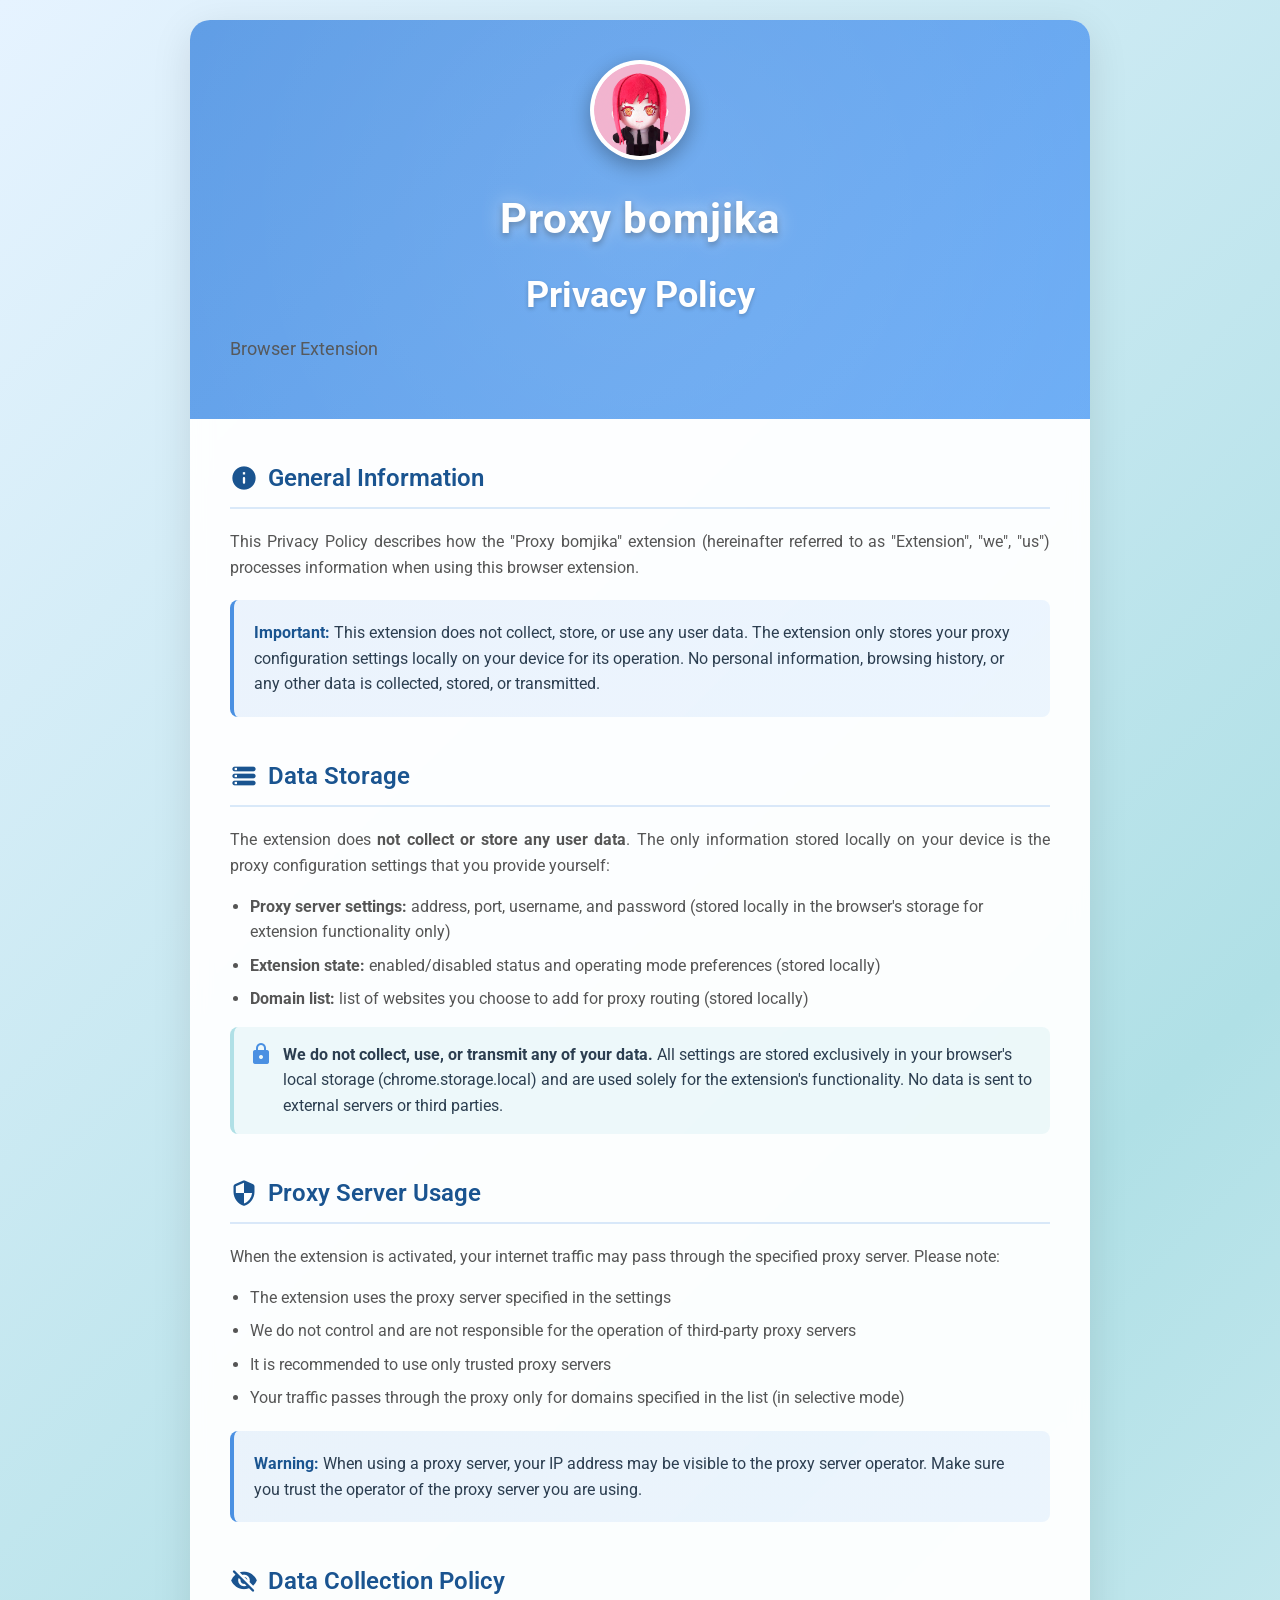
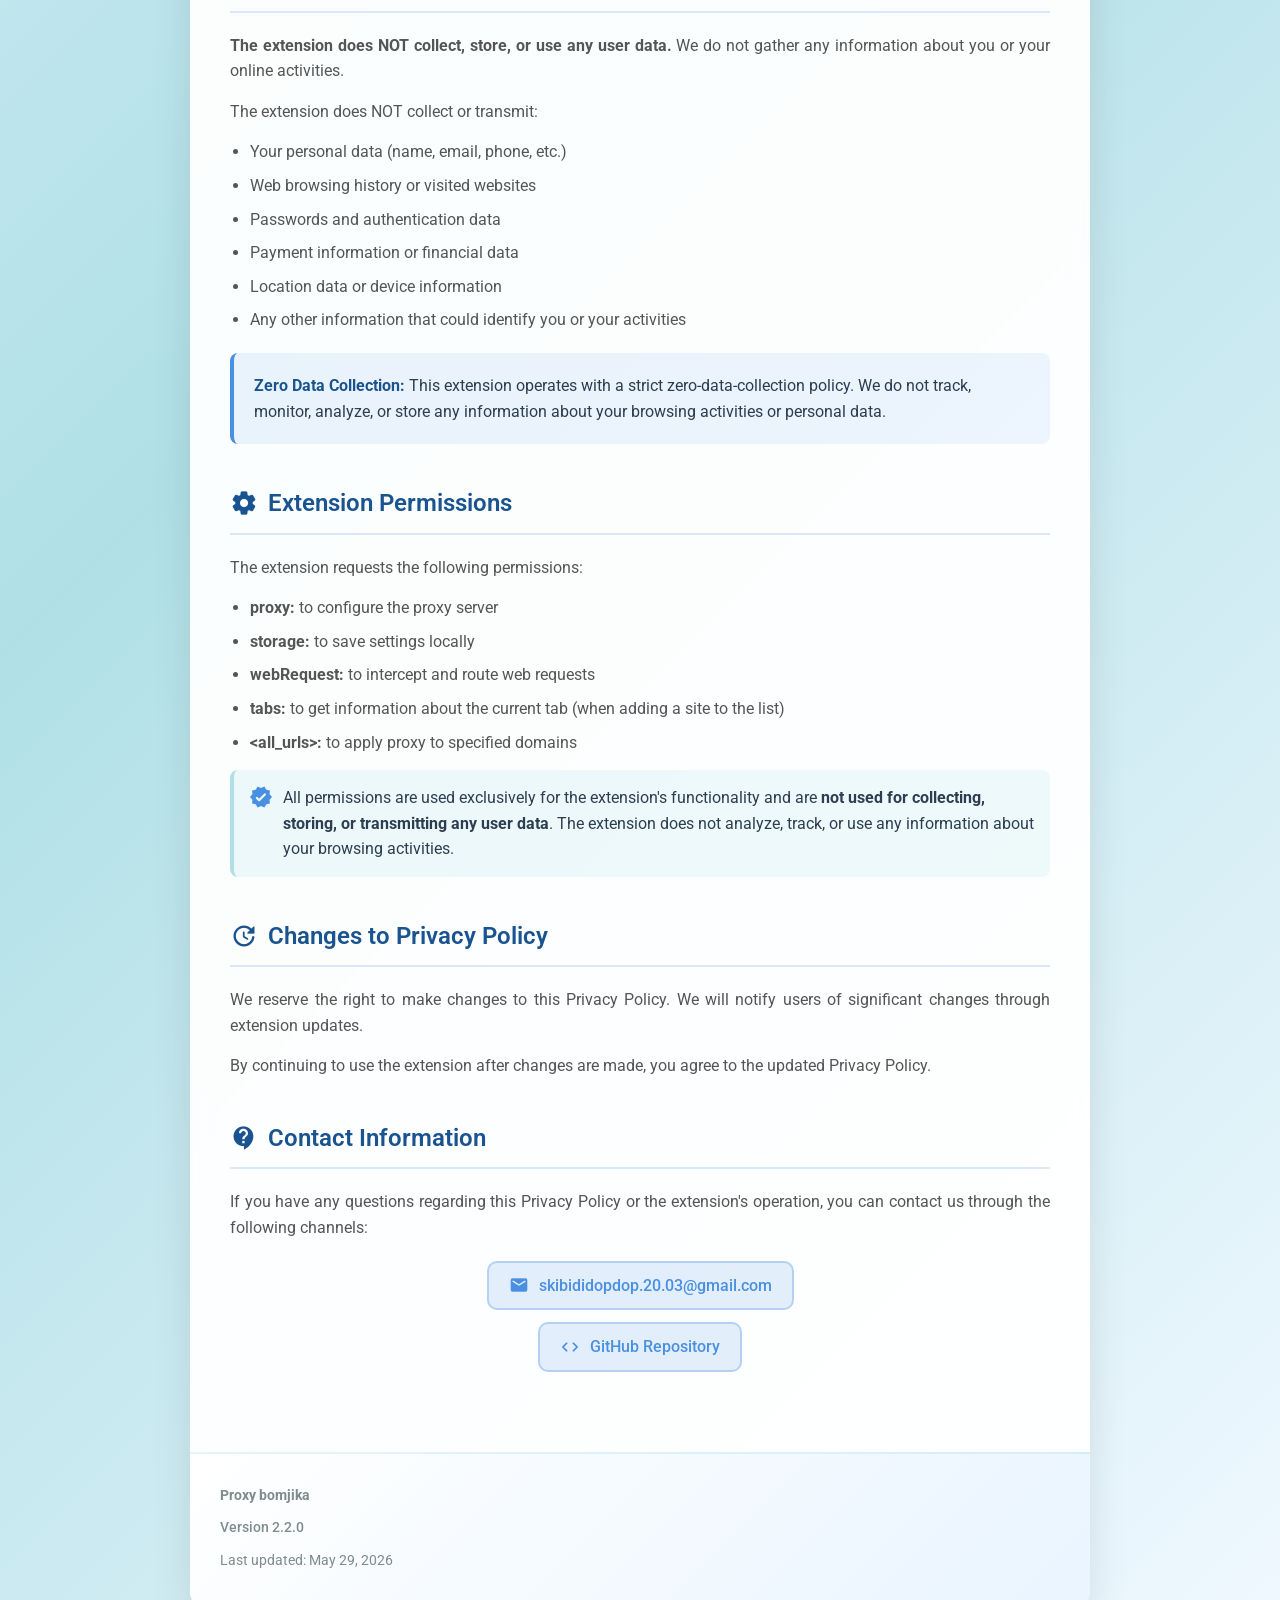
<file: privacy-policy/index.html>
<!DOCTYPE html>
<html lang="en">
<head>
  <meta charset="UTF-8">
  <meta name="viewport" content="width=device-width, initial-scale=1.0">
  <title>Privacy Policy - Proxy bomjika</title>
  <link href="https://fonts.googleapis.com/css2?family=Roboto:wght@300;400;500;700&display=swap" rel="stylesheet">
  <link href="https://fonts.googleapis.com/icon?family=Material+Icons+Round" rel="stylesheet">
  <style>
    * {
      box-sizing: border-box;
      margin: 0;
      padding: 0;
    }
    
    body {
      font-family: 'Roboto', sans-serif;
      background: linear-gradient(135deg, #E6F3FF 0%, #B0E0E6 50%, #F0F8FF 100%);
      color: #2C3E50;
      line-height: 1.6;
      min-height: 100vh;
      padding: 20px;
    }
    
    .container {
      max-width: 900px;
      margin: 0 auto;
      background: rgba(255, 255, 255, 0.95);
      backdrop-filter: blur(10px);
      border-radius: 20px;
      box-shadow: 0 10px 40px rgba(0, 0, 0, 0.1);
      overflow: hidden;
    }
    
    .header {
      background: linear-gradient(135deg, rgba(74, 144, 226, 0.9) 0%, rgba(90, 163, 245, 0.9) 100%);
      color: white;
      padding: 40px;
      text-align: center;
      position: relative;
      overflow: hidden;
    }
    
    .header::before {
      content: '';
      position: absolute;
      top: -50%;
      left: -50%;
      width: 200%;
      height: 200%;
      background: radial-gradient(circle, rgba(255, 255, 255, 0.1) 0%, transparent 70%);
      animation: pulse 3s ease-in-out infinite;
    }
    
    @keyframes pulse {
      0%, 100% { transform: scale(1); opacity: 0.5; }
      50% { transform: scale(1.1); opacity: 0.8; }
    }
    
    .header-content {
      position: relative;
      z-index: 1;
    }
    
    .logo {
      width: 100px;
      height: 100px;
      margin: 0 auto 25px;
      border-radius: 50%;
      background-color: white;
      display: flex;
      align-items: center;
      justify-content: center;
      box-shadow: 0 6px 20px rgba(0, 0, 0, 0.3);
      border: 4px solid rgba(255, 255, 255, 0.5);
    }
    
    .logo img {
      width: 100%;
      height: 100%;
      object-fit: cover;
      border-radius: 50%;
    }
    
    .logo .material-icons-round {
      color: #4A90E2;
      font-size: 48px;
    }
    
    .extension-name {
      font-size: 42px;
      font-weight: 700;
      margin-bottom: 15px;
      text-shadow: 0 3px 6px rgba(0, 0, 0, 0.3), 0 0 20px rgba(255, 255, 255, 0.5);
      letter-spacing: 1px;
      animation: glow 2s ease-in-out infinite alternate;
    }
    
    @keyframes glow {
      from {
        text-shadow: 0 3px 6px rgba(0, 0, 0, 0.3), 0 0 20px rgba(255, 255, 255, 0.5);
      }
      to {
        text-shadow: 0 3px 6px rgba(0, 0, 0, 0.3), 0 0 30px rgba(255, 255, 255, 0.8), 0 0 40px rgba(255, 255, 255, 0.6);
      }
    }
    
    h1 {
      font-size: 36px;
      font-weight: 700;
      margin-bottom: 10px;
      text-shadow: 0 2px 4px rgba(0, 0, 0, 0.2);
    }
    
    .subtitle {
      font-size: 18px;
      opacity: 0.95;
      font-weight: 400;
    }
    
    .content {
      padding: 40px;
    }
    
    .section {
      margin-bottom: 40px;
      animation: fadeInUp 0.6s ease-out;
    }
    
    @keyframes fadeInUp {
      from {
        opacity: 0;
        transform: translateY(20px);
      }
      to {
        opacity: 1;
        transform: translateY(0);
      }
    }
    
    .section:nth-child(1) { animation-delay: 0.1s; }
    .section:nth-child(2) { animation-delay: 0.2s; }
    .section:nth-child(3) { animation-delay: 0.3s; }
    .section:nth-child(4) { animation-delay: 0.4s; }
    .section:nth-child(5) { animation-delay: 0.5s; }
    .section:nth-child(6) { animation-delay: 0.6s; }
    
    h2 {
      font-size: 24px;
      font-weight: 600;
      color: #1a5490;
      margin-bottom: 20px;
      display: flex;
      align-items: center;
      padding-bottom: 10px;
      border-bottom: 2px solid rgba(74, 144, 226, 0.2);
    }
    
    h2 .material-icons-round {
      margin-right: 10px;
      font-size: 28px;
    }
    
    h3 {
      font-size: 18px;
      font-weight: 500;
      color: #34495E;
      margin-top: 20px;
      margin-bottom: 10px;
    }
    
    p {
      margin-bottom: 15px;
      color: #555;
      text-align: justify;
    }
    
    ul, ol {
      margin-left: 20px;
      margin-bottom: 15px;
      color: #555;
    }
    
    li {
      margin-bottom: 8px;
    }
    
    .highlight-box {
      background: linear-gradient(135deg, rgba(74, 144, 226, 0.1) 0%, rgba(90, 163, 245, 0.1) 100%);
      border-left: 4px solid #4A90E2;
      padding: 20px;
      border-radius: 8px;
      margin: 20px 0;
    }
    
    .highlight-box strong {
      color: #1a5490;
    }
    
    .info-box {
      background: rgba(176, 224, 230, 0.2);
      border-left: 4px solid #B0E0E6;
      padding: 15px;
      border-radius: 8px;
      margin: 15px 0;
      display: flex;
      align-items: start;
    }
    
    .info-box .material-icons-round {
      color: #4A90E2;
      margin-right: 10px;
      flex-shrink: 0;
    }
    
    .contact-links {
      display: flex;
      flex-direction: column;
      gap: 12px;
      margin-top: 20px;
      align-items: center;
    }
    
    .contact-links a {
      color: #4A90E2;
      text-decoration: none;
      display: flex;
      align-items: center;
      gap: 10px;
      transition: all 0.3s ease;
      padding: 10px 20px;
      border-radius: 10px;
      background: rgba(74, 144, 226, 0.15);
      font-weight: 500;
      border: 2px solid rgba(74, 144, 226, 0.3);
    }
    
    .contact-links a:hover {
      background: rgba(74, 144, 226, 0.25);
      transform: translateY(-2px);
      box-shadow: 0 4px 12px rgba(0, 0, 0, 0.2);
    }
    
    .contact-links .material-icons-round {
      font-size: 20px;
    }
    
    .footer {
      background: linear-gradient(135deg, rgba(255, 255, 255, 0.9) 0%, rgba(230, 243, 255, 0.9) 100%);
      padding: 30px;
      text-align: center;
      border-top: 2px solid rgba(176, 224, 230, 0.3);
    }
    
    .footer p {
      color: #7F8C8D;
      font-size: 14px;
      margin-bottom: 10px;
    }
    
    .version {
      color: #4A90E2;
      font-weight: 500;
    }
    
    .last-updated {
      font-size: 12px;
      color: #95A5A6;
    }
    
    @media (max-width: 768px) {
      .content {
        padding: 20px;
      }
      
      .extension-name {
        font-size: 32px;
      }
      
      h1 {
        font-size: 24px;
      }
      
      h2 {
        font-size: 20px;
      }
      
      .header {
        padding: 30px 20px;
      }
      
      .logo {
        width: 80px;
        height: 80px;
      }
    }
  </style>
</head>
<body>
  <div class="container">
    <div class="header">
      <div class="header-content">
        <div class="logo">
          <img src="../images/128.png" alt="Proxy bomjika">
        </div>
        <div class="extension-name">Proxy bomjika</div>
        <h1>Privacy Policy</h1>
        <p class="subtitle">Browser Extension</p>
      </div>
    </div>
    
    <div class="content">
      <div class="section">
        <h2>
          <span class="material-icons-round">info</span>
          General Information
        </h2>
        <p>
          This Privacy Policy describes how the "Proxy bomjika" extension 
          (hereinafter referred to as "Extension", "we", "us") processes information 
          when using this browser extension.
        </p>
        <div class="highlight-box">
          <strong>Important:</strong> This extension does not collect, store, or use any user data. 
          The extension only stores your proxy configuration settings locally on your device for its operation. 
          No personal information, browsing history, or any other data is collected, stored, or transmitted.
        </div>
      </div>
      
      <div class="section">
        <h2>
          <span class="material-icons-round">storage</span>
          Data Storage
        </h2>
        <p>
          The extension does <strong>not collect or store any user data</strong>. 
          The only information stored locally on your device is the proxy configuration settings 
          that you provide yourself:
        </p>
        <ul>
          <li><strong>Proxy server settings:</strong> address, port, username, and password (stored locally in the browser's storage for extension functionality only)</li>
          <li><strong>Extension state:</strong> enabled/disabled status and operating mode preferences (stored locally)</li>
          <li><strong>Domain list:</strong> list of websites you choose to add for proxy routing (stored locally)</li>
        </ul>
        <div class="info-box">
          <span class="material-icons-round">lock</span>
          <div>
            <strong>We do not collect, use, or transmit any of your data.</strong> 
            All settings are stored exclusively in your browser's local storage (chrome.storage.local) 
            and are used solely for the extension's functionality. No data is sent to external servers or third parties.
          </div>
        </div>
      </div>
      
      <div class="section">
        <h2>
          <span class="material-icons-round">security</span>
          Proxy Server Usage
        </h2>
        <p>
          When the extension is activated, your internet traffic may pass through the specified 
          proxy server. Please note:
        </p>
        <ul>
          <li>The extension uses the proxy server specified in the settings</li>
          <li>We do not control and are not responsible for the operation of third-party proxy servers</li>
          <li>It is recommended to use only trusted proxy servers</li>
          <li>Your traffic passes through the proxy only for domains specified in the list (in selective mode)</li>
        </ul>
        <div class="highlight-box">
          <strong>Warning:</strong> When using a proxy server, your IP address may be 
          visible to the proxy server operator. Make sure you trust the operator of the proxy server you are using.
        </div>
      </div>
      
      <div class="section">
        <h2>
          <span class="material-icons-round">visibility_off</span>
          Data Collection Policy
        </h2>
        <p>
          <strong>The extension does NOT collect, store, or use any user data.</strong> 
          We do not gather any information about you or your online activities.
        </p>
        <p>The extension does NOT collect or transmit:</p>
        <ul>
          <li>Your personal data (name, email, phone, etc.)</li>
          <li>Web browsing history or visited websites</li>
          <li>Passwords and authentication data</li>
          <li>Payment information or financial data</li>
          <li>Location data or device information</li>
          <li>Any other information that could identify you or your activities</li>
        </ul>
        <div class="highlight-box">
          <strong>Zero Data Collection:</strong> This extension operates with a strict zero-data-collection policy. 
          We do not track, monitor, analyze, or store any information about your browsing activities or personal data.
        </div>
      </div>
      
      <div class="section">
        <h2>
          <span class="material-icons-round">settings</span>
          Extension Permissions
        </h2>
        <p>The extension requests the following permissions:</p>
        <ul>
          <li><strong>proxy:</strong> to configure the proxy server</li>
          <li><strong>storage:</strong> to save settings locally</li>
          <li><strong>webRequest:</strong> to intercept and route web requests</li>
          <li><strong>tabs:</strong> to get information about the current tab (when adding a site to the list)</li>
          <li><strong>&lt;all_urls&gt;:</strong> to apply proxy to specified domains</li>
        </ul>
        <div class="info-box">
          <span class="material-icons-round">verified</span>
          <div>
            All permissions are used exclusively for the extension's functionality 
            and are <strong>not used for collecting, storing, or transmitting any user data</strong>. 
            The extension does not analyze, track, or use any information about your browsing activities.
          </div>
        </div>
      </div>
      
      <div class="section">
        <h2>
          <span class="material-icons-round">update</span>
          Changes to Privacy Policy
        </h2>
        <p>
          We reserve the right to make changes to this Privacy Policy. 
          We will notify users of significant changes through extension updates.
        </p>
        <p>
          By continuing to use the extension after changes are made, you agree 
          to the updated Privacy Policy.
        </p>
      </div>
      
      <div class="section">
        <h2>
          <span class="material-icons-round">contact_support</span>
          Contact Information
        </h2>
        <p>
          If you have any questions regarding this Privacy Policy or the extension's operation, 
          you can contact us through the following channels:
        </p>
        <div class="contact-links">
          <a href="mailto:skibididopdop.20.03@gmail.com" target="_blank">
            <span class="material-icons-round">email</span>
            <span>skibididopdop.20.03@gmail.com</span>
          </a>
          <a href="https://github.com/bomjik76/Proxy-bomjika" target="_blank">
            <span class="material-icons-round">code</span>
            <span>GitHub Repository</span>
          </a>
        </div>
      </div>
    </div>
    
    <div class="footer">
      <p><strong>Proxy bomjika</strong></p>
      <p class="version">Version 2.2.0</p>
      <p class="last-updated">Last updated: May 29, 2026</p>
    </div>
  </div>
</body>
</html>
</file>
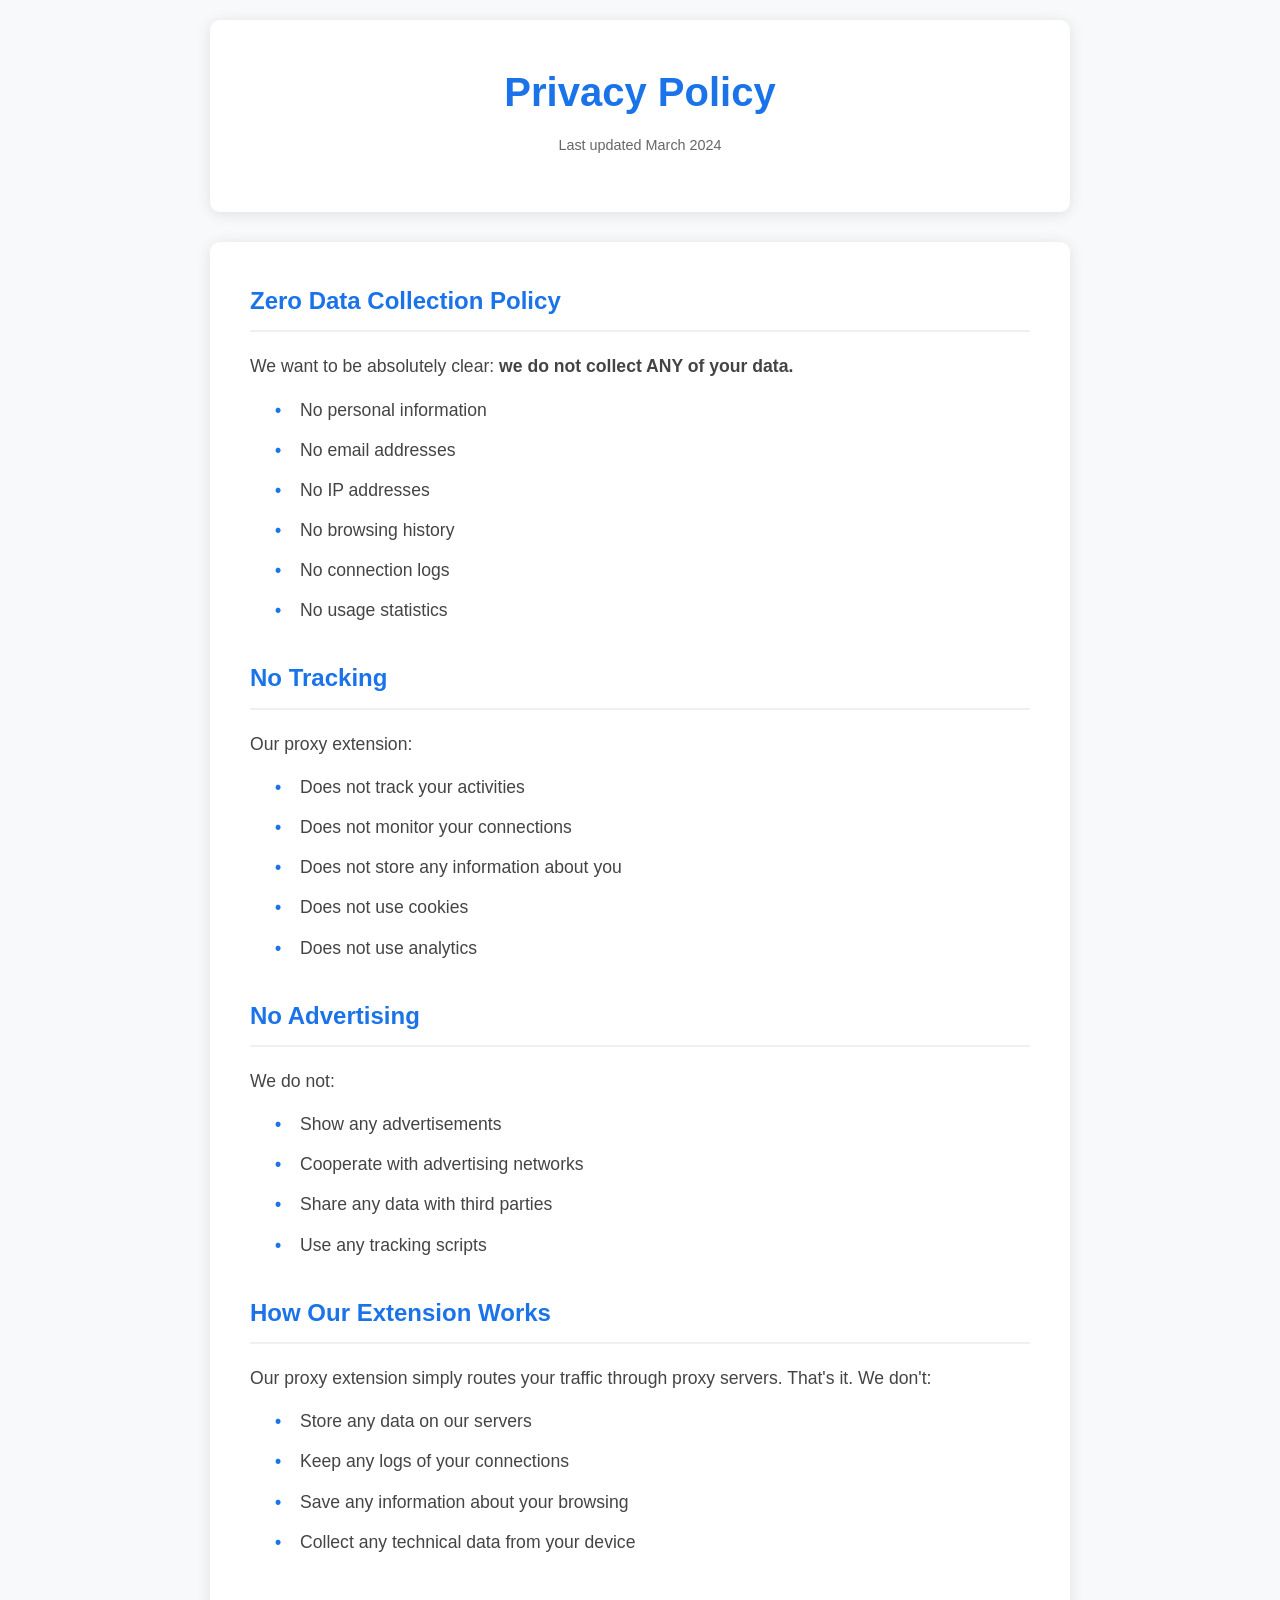
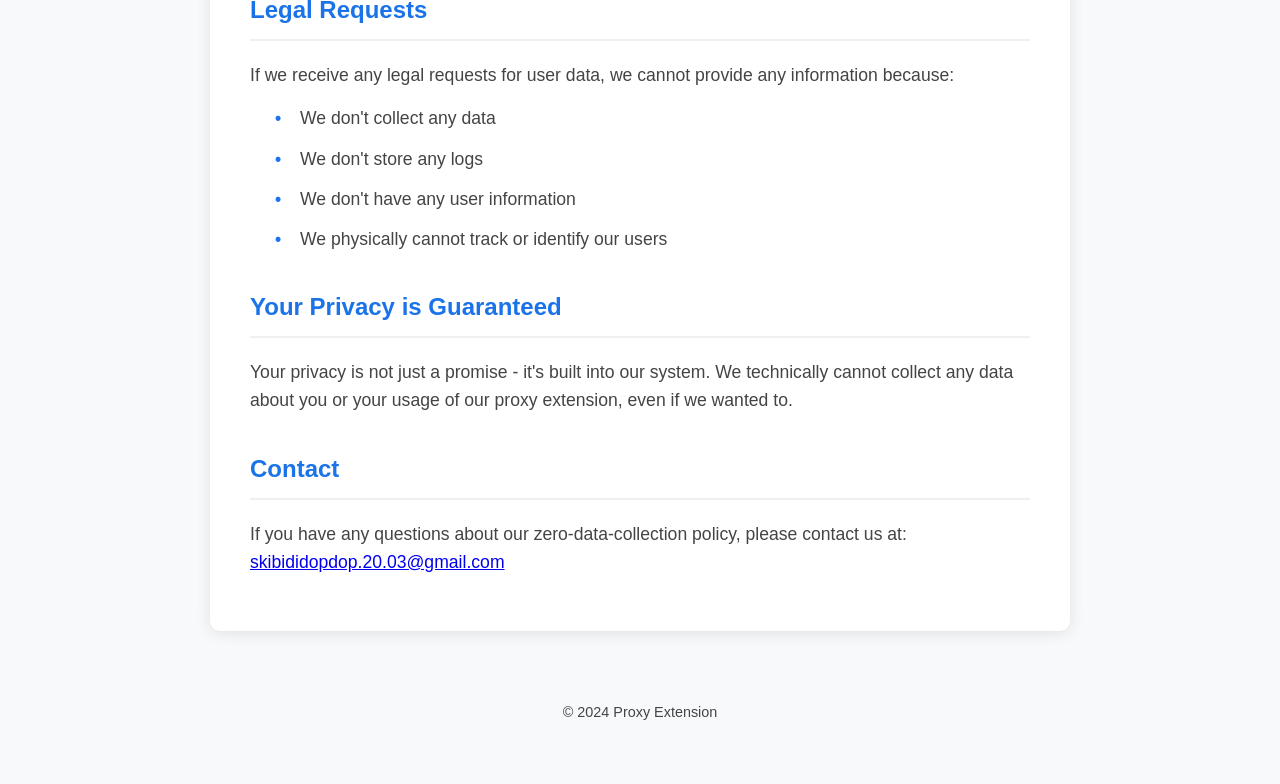
<file: сайтконф/index.html>
<!DOCTYPE html>
<html lang="en">
<head>
    <meta charset="UTF-8">
    <meta name="viewport" content="width=device-width, initial-scale=1.0">
    <title>Privacy Policy - Proxy Extension</title>
    <link rel="icon" type="image/x-icon" href="favicon.ico">
    <link rel="stylesheet" href="styles.css">
</head>
<body>
    <div class="container">
        <header>
            <h1>Privacy Policy</h1>
            <p class="last-updated">Last updated March 2024</p>
        </header>
        
        <main>
            <section class="privacy-content">
                <h2>Zero Data Collection Policy</h2>
                <p>We want to be absolutely clear: <strong>we do not collect ANY of your data.</strong></p>
                <ul>
                    <li>No personal information</li>
                    <li>No email addresses</li>
                    <li>No IP addresses</li>
                    <li>No browsing history</li>
                    <li>No connection logs</li>
                    <li>No usage statistics</li>
                </ul>

                <h2>No Tracking</h2>
                <p>Our proxy extension:</p>
                <ul>
                    <li>Does not track your activities</li>
                    <li>Does not monitor your connections</li>
                    <li>Does not store any information about you</li>
                    <li>Does not use cookies</li>
                    <li>Does not use analytics</li>
                </ul>

                <h2>No Advertising</h2>
                <p>We do not:</p>
                <ul>
                    <li>Show any advertisements</li>
                    <li>Cooperate with advertising networks</li>
                    <li>Share any data with third parties</li>
                    <li>Use any tracking scripts</li>
                </ul>

                <h2>How Our Extension Works</h2>
                <p>Our proxy extension simply routes your traffic through proxy servers. That's it. We don't:</p>
                <ul>
                    <li>Store any data on our servers</li>
                    <li>Keep any logs of your connections</li>
                    <li>Save any information about your browsing</li>
                    <li>Collect any technical data from your device</li>
                </ul>

                <h2>Legal Requests</h2>
                <p>If we receive any legal requests for user data, we cannot provide any information because:</p>
                <ul>
                    <li>We don't collect any data</li>
                    <li>We don't store any logs</li>
                    <li>We don't have any user information</li>
                    <li>We physically cannot track or identify our users</li>
                </ul>

                <h2>Your Privacy is Guaranteed</h2>
                <p>Your privacy is not just a promise - it's built into our system. We technically cannot collect any data about you or your usage of our proxy extension, even if we wanted to.</p>

                <h2>Contact</h2>
                <p>If you have any questions about our zero-data-collection policy, please contact us at: <a href="mailto:skibididopdop.20.03@gmail.com">skibididopdop.20.03@gmail.com</a></p>
            </section>
        </main>

        <footer>
            <p>&copy; 2024 Proxy Extension</p>
        </footer>
    </div>
</body>
</html>
</file>
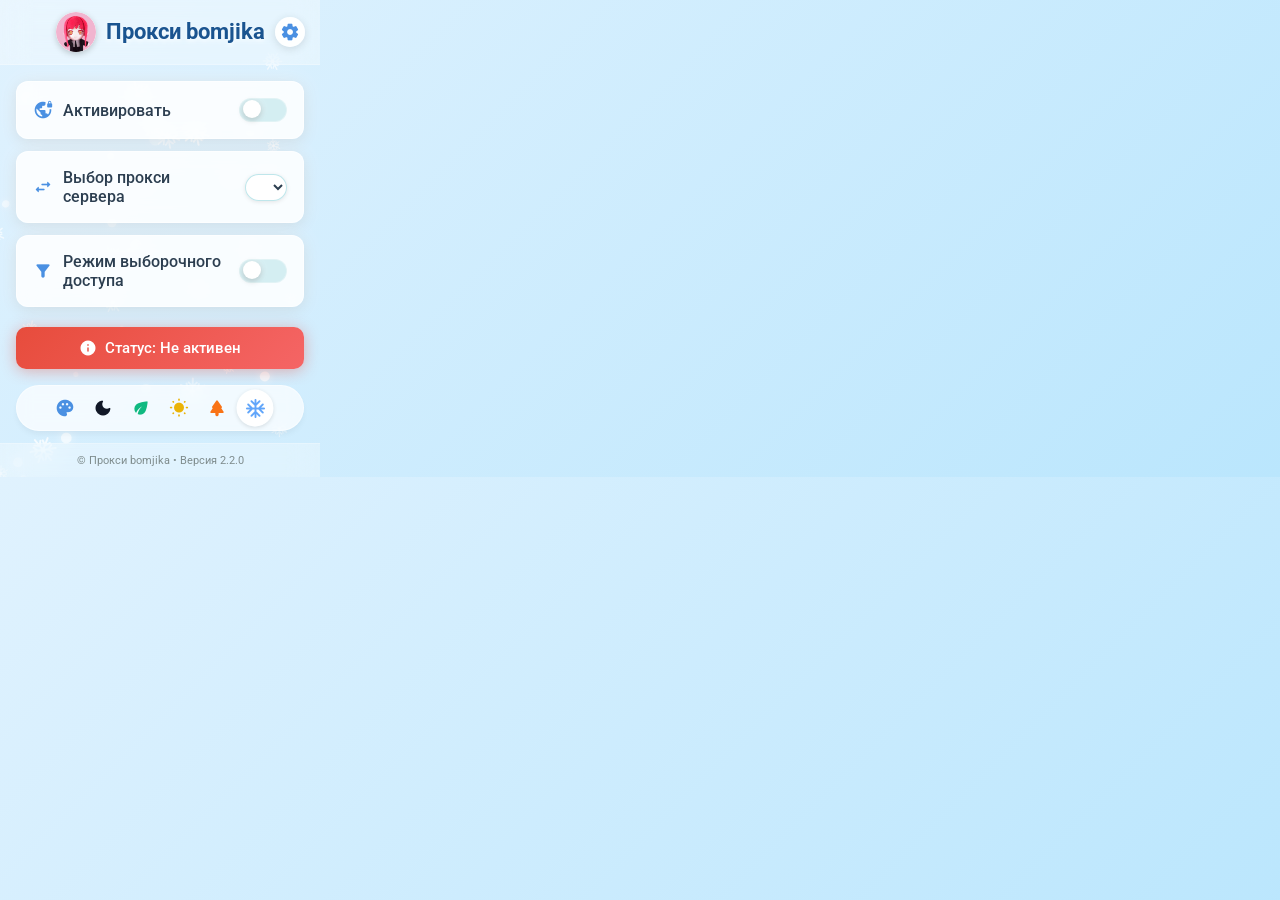
<file: popup.html>
<!DOCTYPE html>
<html>
<head>
  <meta charset="utf-8">
  <title>Прокси bomjika</title>
  <link href="https://fonts.googleapis.com/css2?family=Roboto:wght@400;500;700&display=swap" rel="stylesheet">
  <link href="https://fonts.googleapis.com/icon?family=Material+Icons+Round" rel="stylesheet">
  <style>
    * {
      box-sizing: border-box;
      margin: 0;
      padding: 0;
    }
    
    body {
      font-family: 'Roboto', sans-serif;
      width: 320px;
      position: relative;
      background: linear-gradient(135deg, #e0f2fe 0%, #bae6fd 100%);
      transition: background 1s ease-in-out;
      color: #2C3E50;
      margin: 0;
      border-radius: 10px;
      overflow: hidden;
    }

    #seasonal-canvas {
      position: absolute;
      inset: 0;
      width: 100%;
      height: 100%;
      pointer-events: none;
      z-index: 0;
    }

    .main-view {
      position: relative;
      z-index: 1;
    }

    body.settings-open .main-view {
      display: none;
    }
    
    /* Скрыть полосы прокрутки везде */
    ::-webkit-scrollbar {
      width: 0;
      height: 0;
      display: none;
    }
    
    /* Для Firefox */
    * {
      scrollbar-width: none;
    }
    
    /* Для всех других элементов */
    .container, .domain-list-content {
      overflow-y: auto;
      -ms-overflow-style: none; /* для IE и Edge */
    }
    
    .header {
      padding: 12px 15px;
      background: rgba(255, 255, 255, 0.32);
      backdrop-filter: blur(14px);
      -webkit-backdrop-filter: blur(14px);
      border-bottom: 1px solid rgba(255, 255, 255, 0.25);
      box-shadow: none;
    }

    .header-row {
      position: relative;
      display: flex;
      align-items: center;
      justify-content: center;
      min-height: 40px;
    }

    .btn-settings {
      position: absolute;
      right: 0;
      top: 50%;
      width: 30px;
      height: 30px;
      border: none;
      border-radius: 50%;
      background: rgba(255, 255, 255, 0.95);
      color: #4A90E2;
      cursor: pointer;
      display: flex;
      align-items: center;
      justify-content: center;
      box-shadow: 0 2px 8px rgba(0, 0, 0, 0.12);
      transition: all 0.2s ease;
      transform: translateY(-50%);
    }

    .btn-settings:hover {
      background: #4A90E2;
      color: white;
      transform: translateY(-50%) rotate(45deg);
    }

    .btn-settings .material-icons-round {
      font-size: 20px;
    }
    
    .logo-container {
      display: flex;
      align-items: center;
      justify-content: center;
      gap: 10px;
      min-width: 0;
    }
    
    .logo {
      width: 40px;
      height: 40px;
      flex-shrink: 0;
      border-radius: 50%;
      background-color: white;
      display: flex;
      align-items: center;
      justify-content: center;
      box-shadow: 0 2px 6px rgba(0, 0, 0, 0.2);
      overflow: hidden;
    }
    
    .logo img {
      width: 100%;
      height: 100%;
      object-fit: cover;
    }
    
    .logo .material-icons-round {
      color: #4A90E2;
      font-size: 24px;
    }
    
    h2 {
      margin: 0;
      text-align: center;
      color: #1a5490;
      text-shadow: 0 2px 4px rgba(255, 255, 255, 0.8);
      font-weight: 700;
      font-size: 22px;
      line-height: 1.2;
      white-space: nowrap;
    }
    
    .container {
      padding: 16px;
    }
    
    .card {
      background-color: rgba(255, 255, 255, 0.85);
      backdrop-filter: blur(10px);
      border-radius: 12px;
      margin-bottom: 12px;
      overflow: hidden;
      box-shadow: 0 3px 15px rgba(0, 0, 0, 0.1), 0 0 20px rgba(255, 255, 255, 0.5);
      transition: transform 0.3s ease, box-shadow 0.3s ease;
      border: 1px solid rgba(255, 255, 255, 0.6);
    }
    
    .card:hover {
      transform: translateY(-2px);
      background-color: rgba(255, 255, 255, 0.95);
      box-shadow: 0 5px 20px rgba(0, 0, 0, 0.15), 0 0 30px rgba(255, 255, 255, 0.6);
    }
    
    .toggle {
      display: flex;
      align-items: center;
      padding: 16px;
      gap: 15px;
      transition: background-color 0.3s ease;
    }
    
    .toggle-label {
      display: flex;
      align-items: center;
      flex: 1;
      font-weight: 500;
      color: #2C3E50;
    }
    
    .toggle-label .material-icons-round {
      margin-right: 10px;
      font-size: 20px;
      color: #4A90E2;
    }
    
    .switch {
      position: relative;
      display: inline-block;
      width: 48px;
      height: 24px;
      flex-shrink: 0;
    }
    
    .switch input {
      opacity: 0;
      width: 0;
      height: 0;
    }
    
    .slider {
      position: absolute;
      cursor: pointer;
      top: 0;
      left: 0;
      right: 0;
      bottom: 0;
      background-color: rgba(176, 224, 230, 0.5);
      transition: .4s;
      border-radius: 24px;
      border: 1px solid rgba(255, 255, 255, 0.3);
    }
    
    .slider:before {
      position: absolute;
      content: "";
      height: 18px;
      width: 18px;
      left: 3px;
      bottom: 3px;
      background-color: white;
      transition: .4s;
      border-radius: 50%;
      box-shadow: 0 2px 6px rgba(0, 0, 0, 0.2), 0 0 10px rgba(255, 255, 255, 0.5);
    }
    
    input:checked + .slider {
      background-color: #4A90E2;
      box-shadow: 0 0 15px rgba(74, 144, 226, 0.4);
    }
    
    input:checked + .slider:before {
      transform: translateX(24px);
    }
    
    .domain-list {
      padding: 0;
    }
    
    .domain-list-header {
      display: flex;
      justify-content: space-between;
      align-items: center;
      padding: 16px;
      border-bottom: 1px solid rgba(176, 224, 230, 0.3);
    }
    
    h3 {
      font-size: 16px;
      font-weight: 500;
      color: #2C3E50;
      display: flex;
      align-items: center;
    }
    
    h3 .material-icons-round {
      margin-right: 8px;
      font-size: 18px;
      color: #4A90E2;
    }
    
    .domain-list-content {
      padding: 16px;
    }
    
    .domain-list-stats {
      font-size: 14px;
      color: #34495E;
      margin-bottom: 10px;
      line-height: 1.5;
    }
    
    .add-current-site {
      margin: 15px 0;
      text-align: center;
    }
    
    .btn-add-site {
      background: linear-gradient(135deg, #4A90E2 0%, #5BA3F5 100%);
      box-shadow: 0 2px 8px rgba(74, 144, 226, 0.3);
    }
    
    .btn-add-site:hover {
      background: linear-gradient(135deg, #5BA3F5 0%, #6BB6FF 100%);
      box-shadow: 0 4px 12px rgba(74, 144, 226, 0.4);
    }
    
    .btn.btn-remove-site {
      background: linear-gradient(135deg, #E74C3C 0%, #F56565 100%) !important;
      margin-top: 10px;
      box-shadow: 0 2px 8px rgba(231, 76, 60, 0.3);
    }
    
    .btn.btn-remove-site:hover {
      background: linear-gradient(135deg, #F56565 0%, #FF7777 100%) !important;
      box-shadow: 0 4px 12px rgba(231, 76, 60, 0.4);
    }
    
    .notification-status {
      margin-top: 8px;
      font-size: 12px;
      color: #34495E;
      min-height: 20px;
      transition: all 0.3s ease;
    }
    
    .notification-status.success {
      color: #27AE60;
    }
    
    .notification-status.error {
      color: #E74C3C;
    }
    
    .btn {
      background: linear-gradient(135deg, #27AE60 0%, #2ECC71 100%);
      border: none;
      color: white;
      padding: 6px 14px;
      text-align: center;
      text-decoration: none;
      display: inline-flex;
      align-items: center;
      font-size: 14px;
      cursor: pointer;
      border-radius: 20px;
      transition: all 0.3s ease;
      font-weight: 500;
      box-shadow: 0 2px 8px rgba(39, 174, 96, 0.3);
    }
    
    .btn .material-icons-round {
      font-size: 16px;
      margin-right: 4px;
    }
    
    .btn:hover {
      background: linear-gradient(135deg, #2ECC71 0%, #3EDC81 100%);
      box-shadow: 0 4px 12px rgba(39, 174, 96, 0.4);
      transform: translateY(-1px);
    }
    
    .btn-refresh {
      background: linear-gradient(135deg, #3498DB 0%, #5DADE2 100%);
      box-shadow: 0 2px 8px rgba(52, 152, 219, 0.3);
    }
    
    .btn-refresh:hover {
      background: linear-gradient(135deg, #5DADE2 0%, #7DC3F0 100%);
      box-shadow: 0 4px 12px rgba(52, 152, 219, 0.4);
    }
    
    .hidden {
      display: none;
    }
    
    .status {
      margin-top: 20px;
      padding: 12px;
      border-radius: 10px;
      text-align: center;
      font-weight: 500;
      font-size: 15px;
      display: flex;
      align-items: center;
      justify-content: center;
      transition: all 0.3s ease;
      box-shadow: 0 2px 10px rgba(0, 0, 0, 0.1);
    }
    
    .status .material-icons-round {
      margin-right: 8px;
      font-size: 18px;
    }
    
    .status.active {
      background: linear-gradient(135deg, #27AE60 0%, #2ECC71 100%);
      color: white;
      box-shadow: 0 2px 15px rgba(39, 174, 96, 0.4);
    }
    
    .status.inactive {
      background: linear-gradient(135deg, #E74C3C 0%, #F56565 100%);
      color: white;
      box-shadow: 0 2px 15px rgba(231, 76, 60, 0.4);
    }
    
    .proxy-select {
      border-radius: 16px;
      border: 1px solid rgba(176, 224, 230, 0.8);
      padding: 4px 10px;
      font-size: 13px;
      background-color: rgba(255, 255, 255, 0.9);
      color: #2C3E50;
      outline: none;
      box-shadow: 0 1px 4px rgba(0, 0, 0, 0.1);
      max-width: 140px;
    }
    
    .footer {
      text-align: center;
      padding: 10px;
      font-size: 11px;
      color: #7F8C8D;
      border-top: 1px solid rgba(255, 255, 255, 0.25);
      background: rgba(255, 255, 255, 0.32);
      backdrop-filter: blur(14px);
      -webkit-backdrop-filter: blur(14px);
    }
    
    @keyframes pulse {
      0% { transform: scale(1); }
      50% { transform: scale(1.05); }
      100% { transform: scale(1); }
    }
    
    .pulse {
      animation: pulse 1.5s infinite;
    }
    
    @keyframes spin {
      from { transform: rotate(0deg); }
      to { transform: rotate(360deg); }
    }

    .season-switcher {
      position: relative;
      z-index: 1;
      margin: 0 16px 12px;
      padding: 6px 8px;
      display: flex;
      justify-content: center;
      gap: 6px;
      border-radius: 999px;
      background: rgba(255, 255, 255, 0.7);
      backdrop-filter: blur(8px);
      border: 1px solid rgba(255, 255, 255, 0.5);
      box-shadow: 0 4px 6px -1px rgba(0, 0, 0, 0.05);
    }

    .season-switcher button {
      width: 32px;
      height: 32px;
      border: none;
      border-radius: 50%;
      background: transparent;
      cursor: pointer;
      display: flex;
      align-items: center;
      justify-content: center;
      color: #64748b;
      transition: transform 0.2s ease, background 0.2s ease, color 0.2s ease;
    }

    .season-switcher button:hover {
      transform: scale(1.2);
      background: rgba(255, 255, 255, 0.7);
    }

    .season-switcher button.active {
      transform: scale(1.15);
      background: rgba(255, 255, 255, 0.95);
      box-shadow: 0 1px 4px rgba(0, 0, 0, 0.12);
    }

    .season-switcher button[data-season="classic"] { color: #4A90E2; }
    .season-switcher button[data-season="dark"] { color: #111827; }
    .season-switcher button[data-season="spring"] { color: #10b981; }
    .season-switcher button[data-season="summer"] { color: #eab308; }
    .season-switcher button[data-season="autumn"] { color: #f97316; }
    .season-switcher button[data-season="winter"] { color: #60a5fa; }

    body[data-season="dark"] {
      color: #e8eaed;
      color-scheme: dark;
    }

    body[data-season="dark"] h2 {
      color: #f1f3f4;
      text-shadow: none;
    }

    body[data-season="dark"] .header,
    body[data-season="dark"] .footer,
    body[data-season="dark"] .settings-header {
      background: rgba(0, 0, 0, 0.62);
      border-color: rgba(255, 255, 255, 0.08);
    }

    body[data-season="dark"] .footer {
      color: #9aa0a6;
    }

    body[data-season="dark"] .card {
      background-color: rgba(28, 28, 30, 0.9);
      border-color: rgba(255, 255, 255, 0.08);
      box-shadow: 0 3px 16px rgba(0, 0, 0, 0.45);
    }

    body[data-season="dark"] .card:hover {
      background-color: rgba(48, 48, 52, 0.95);
      box-shadow: 0 6px 20px rgba(0, 0, 0, 0.55);
    }

    body[data-season="dark"] .toggle-label,
    body[data-season="dark"] h3,
    body[data-season="dark"] .domain-list-stats,
    body[data-season="dark"] .notification-status,
    body[data-season="dark"] .form-group label,
    body[data-season="dark"] .settings-header h3 {
      color: #e8eaed;
    }

    body[data-season="dark"] .domain-list-header {
      border-bottom-color: rgba(255, 255, 255, 0.08);
    }

    body[data-season="dark"] .slider {
      background-color: rgba(255, 255, 255, 0.18);
      border-color: rgba(255, 255, 255, 0.12);
    }

    body[data-season="dark"] .proxy-select,
    body[data-season="dark"] .form-group input,
    body[data-season="dark"] .form-group select,
    body[data-season="dark"] .password-field input,
    body[data-season="dark"] .server-tab,
    body[data-season="dark"] .btn-settings,
    body[data-season="dark"] .btn-back,
    body[data-season="dark"] .btn-toggle-password {
      background: rgba(48, 48, 52, 0.95);
      color: #e8eaed;
      border-color: transparent;
    }

    body[data-season="dark"] .server-tab.active,
    body[data-season="dark"] .btn-settings:hover,
    body[data-season="dark"] .btn-back:hover,
    body[data-season="dark"] .btn-toggle-password:hover {
      background: #4A90E2;
      color: white;
    }

    body[data-season="dark"] .logo {
      background-color: #1c1c1e;
    }

    body[data-season="dark"] .season-switcher {
      background: rgba(28, 28, 30, 0.82);
      border-color: rgba(255, 255, 255, 0.1);
    }

    body[data-season="dark"] .season-switcher button:hover,
    body[data-season="dark"] .season-switcher button.active {
      background: rgba(255, 255, 255, 0.12);
    }

    body[data-season="dark"] .season-switcher button[data-season="dark"] {
      color: #e8eaed;
    }

    body[data-season="dark"] .settings-hint {
      color: #9aa0a6;
    }

    .season-switcher .material-icons-round {
      font-size: 20px;
    }

    .settings-panel {
      position: relative;
      z-index: 1;
      background: transparent;
      display: none;
      flex-direction: column;
    }

    .settings-panel:not(.hidden) {
      display: flex;
    }

    .settings-header {
      display: flex;
      align-items: center;
      gap: 8px;
      padding: 14px 12px;
      background: rgba(255, 255, 255, 0.32);
      backdrop-filter: blur(14px);
      -webkit-backdrop-filter: blur(14px);
      border-bottom: 1px solid rgba(255, 255, 255, 0.25);
      flex-shrink: 0;
    }

    .settings-header h3 {
      flex: 1;
      font-size: 16px;
      margin: 0;
    }

    .btn-back {
      flex-shrink: 0;
      border: none;
      border-radius: 20px;
      background: rgba(255, 255, 255, 0.95);
      color: #4A90E2;
      padding: 6px 12px;
      font-size: 13px;
      font-weight: 500;
      font-family: inherit;
      cursor: pointer;
      display: inline-flex;
      align-items: center;
      gap: 2px;
      box-shadow: 0 2px 8px rgba(0, 0, 0, 0.1);
      transition: all 0.2s ease;
    }

    .btn-back:hover {
      background: #4A90E2;
      color: white;
      box-shadow: 0 2px 12px rgba(74, 144, 226, 0.35);
      transform: translateY(-1px);
    }

    .btn-back .material-icons-round {
      font-size: 16px;
    }

    .btn-icon {
      width: 32px;
      height: 32px;
      border: none;
      border-radius: 50%;
      background: rgba(255, 255, 255, 0.9);
      color: #4A90E2;
      cursor: pointer;
      display: flex;
      align-items: center;
      justify-content: center;
      box-shadow: 0 1px 4px rgba(0, 0, 0, 0.1);
    }

    .btn-icon:hover {
      background: #4A90E2;
      color: white;
    }

    .btn-icon:disabled {
      opacity: 0.4;
      cursor: not-allowed;
    }

    .settings-body {
      padding: 12px;
    }

    .server-tabs {
      display: flex;
      flex-wrap: wrap;
      gap: 6px;
      margin-bottom: 12px;
    }

    .server-tab {
      padding: 6px 10px;
      font-size: 12px;
      border: none;
      border-radius: 14px;
      background: rgba(255, 255, 255, 0.85);
      color: #2C3E50;
      cursor: pointer;
      max-width: 100%;
      overflow: hidden;
      text-overflow: ellipsis;
      white-space: nowrap;
    }

    .server-tab.active {
      background: #4A90E2;
      color: white;
    }

    .form-group {
      margin-bottom: 10px;
    }

    .form-group label {
      display: block;
      font-size: 12px;
      color: #34495E;
      margin-bottom: 4px;
      font-weight: 500;
    }

    .form-group input,
    .form-group select {
      width: 100%;
      padding: 8px 10px;
      border: none;
      border-radius: 8px;
      font-size: 13px;
      font-family: inherit;
      background: rgba(255, 255, 255, 0.95);
      color: #2C3E50;
      outline: none;
      box-shadow: none;
    }

    .form-group input:focus {
      outline: none;
      box-shadow: none;
    }

    .password-field {
      position: relative;
      display: flex;
      align-items: center;
    }

    .password-field input {
      width: 100%;
      padding: 8px 40px 8px 10px;
      border: none;
      border-radius: 8px;
      font-size: 13px;
      font-family: inherit;
      background: rgba(255, 255, 255, 0.95);
      color: #2C3E50;
      outline: none;
      box-shadow: none;
    }

    .password-field input:focus {
      outline: none;
      box-shadow: none;
    }

    .btn-toggle-password {
      position: absolute;
      right: 4px;
      width: 32px;
      height: 32px;
      border: none;
      border-radius: 8px;
      background: rgba(255, 255, 255, 0.95);
      color: #4A90E2;
      cursor: pointer;
      display: flex;
      align-items: center;
      justify-content: center;
      transition: all 0.2s ease;
    }

    .btn-toggle-password:hover {
      background: #4A90E2;
      color: white;
    }

    .btn-toggle-password .material-icons-round {
      font-size: 20px;
    }

    .settings-actions {
      display: flex;
      flex-wrap: wrap;
      gap: 8px;
      margin-top: 14px;
    }

    .settings-actions .btn {
      flex: 1;
      min-width: 120px;
      justify-content: center;
      padding: 8px 12px;
    }

    .btn-secondary {
      background: linear-gradient(135deg, #7F8C8D 0%, #95A5A6 100%);
      box-shadow: 0 2px 8px rgba(127, 140, 141, 0.3);
    }

    .btn-secondary:hover {
      background: linear-gradient(135deg, #95A5A6 0%, #BDC3C7 100%);
    }

    .btn-danger {
      background: linear-gradient(135deg, #E74C3C 0%, #F56565 100%);
      box-shadow: 0 2px 8px rgba(231, 76, 60, 0.3);
    }

    .btn-danger:hover {
      background: linear-gradient(135deg, #F56565 0%, #FF7777 100%);
    }

    .settings-hint {
      font-size: 11px;
      color: #7F8C8D;
      text-align: center;
      margin-top: 10px;
    }

    .settings-status {
      font-size: 12px;
      text-align: center;
      min-height: 18px;
      margin-top: 8px;
    }

    .settings-status.success { color: #27AE60; }
    .settings-status.error { color: #E74C3C; }
  </style>
</head>
<body>
  <canvas id="seasonal-canvas"></canvas>
  <div class="main-view">
  <div class="header">
    <div class="header-row">
      <div class="logo-container">
        <div class="logo">
          <img src="/images/128.png" alt="Прокси bomjika">
        </div>
        <h2>Прокси bomjika</h2>
      </div>
      <button type="button" id="openSettingsBtn" class="btn-settings" title="Настройки серверов">
        <span class="material-icons-round">settings</span>
      </button>
    </div>
  </div>

  <div class="container">
    <div class="card">
      <div class="toggle">
        <div class="toggle-label">
          <span class="material-icons-round">vpn_lock</span>
          <span>Активировать</span>
        </div>
        <label class="switch">
          <input type="checkbox" id="proxyEnabled">
          <span class="slider"></span>
        </label>
      </div>
    </div>
    
    <div class="card">
      <div class="toggle">
        <div class="toggle-label">
          <span class="material-icons-round">swap_horiz</span>
          <span>Выбор прокси сервера</span>
        </div>
        <select id="proxyProfileSelect" class="proxy-select"></select>
      </div>
    </div>
    
    <div class="card">
      <div class="toggle">
        <div class="toggle-label">
          <span class="material-icons-round">filter_alt</span>
          <span>Режим выборочного доступа</span>
        </div>
        <label class="switch">
          <input type="checkbox" id="onlyRefilterDomains">
          <span class="slider"></span>
        </label>
      </div>
    </div>
    
    <div id="domainListSection" class="card domain-list hidden">
      <div class="domain-list-header">
        <h3>
          <span class="material-icons-round">language</span>
          <span>Сайты для обхода</span>
        </h3>
        <button id="refreshDomainList" class="btn btn-refresh">
          <span class="material-icons-round">refresh</span>
          <span>Сбросить</span>
        </button>
      </div>
      
      <div class="domain-list-content">
        <div class="domain-list-stats">
          <div>
            <span class="material-icons-round" style="vertical-align: middle; font-size: 16px; margin-right: 4px;">dns</span>
            Доступно сайтов: <span id="domainCount">0</span>
          </div>
          <div>
            <span class="material-icons-round" style="vertical-align: middle; font-size: 16px; margin-right: 4px;">update</span>
            Последнее обновление: <span id="lastUpdate">Никогда</span>
          </div>
        </div>
        
        <div class="add-current-site">
          <button id="addCurrentSiteBtn" class="btn btn-add-site">
            <span class="material-icons-round">add_link</span>
            <span>Добавить текущий сайт</span>
          </button>
          <button id="removeCurrentSiteBtn" class="btn btn-remove-site">
            <span class="material-icons-round">remove_circle</span>
            <span>Удалить текущий сайт</span>
          </button>
          <div id="addSiteStatus" class="notification-status"></div>
        </div>
      </div>
    </div>
    
    <div id="status" class="status inactive">
      <span class="material-icons-round">info</span>
      <span>Статус: Не активен</span>
    </div>
  </div>
  
  <div class="season-switcher" id="seasonSwitcher">
    <button type="button" data-season="classic" title="Базовый" aria-label="Базовый">
      <span class="material-icons-round">palette</span>
    </button>
    <button type="button" data-season="dark" title="Тёмная" aria-label="Тёмная">
      <span class="material-icons-round">dark_mode</span>
    </button>
    <button type="button" data-season="spring" title="Весна" aria-label="Весна">
      <span class="material-icons-round">eco</span>
    </button>
    <button type="button" data-season="summer" title="Лето" aria-label="Лето">
      <span class="material-icons-round">wb_sunny</span>
    </button>
    <button type="button" data-season="autumn" title="Осень" aria-label="Осень">
      <span class="material-icons-round">park</span>
    </button>
    <button type="button" data-season="winter" title="Зима" aria-label="Зима">
      <span class="material-icons-round">ac_unit</span>
    </button>
  </div>

  <div class="footer">
    © Прокси bomjika • Версия 2.2.0
  </div>
  </div>

  <div id="settingsPanel" class="settings-panel hidden">
    <div class="settings-header">
      <button type="button" id="closeSettingsBtn" class="btn-back">
        <span class="material-icons-round">arrow_back</span>
        <span>На главную</span>
      </button>
      <h3>
        <span class="material-icons-round" style="font-size:18px;margin-right:4px;vertical-align:middle;">dns</span>
        Серверы прокси
      </h3>
    </div>
    <div class="settings-body">
      <div id="serverTabs" class="server-tabs"></div>
      <div class="form-group">
        <label for="serverLabel">Название</label>
        <input type="text" id="serverLabel" placeholder="Сервер 1" maxlength="32">
      </div>
      <div class="form-group">
        <label for="serverScheme">Тип прокси</label>
        <select id="serverScheme">
          <option value="http">HTTP</option>
          <option value="socks5">SOCKS5</option>
        </select>
      </div>
      <div class="form-group">
        <label for="serverHost">IP / хост</label>
        <input type="text" id="serverHost" placeholder="127.0.0.1 или 192.168.0.1" autocomplete="off">
      </div>
      <div class="form-group">
        <label for="serverPort">Порт</label>
        <input type="text" id="serverPort" placeholder="8080" inputmode="numeric">
      </div>
      <div class="form-group">
        <label for="serverUsername">Логин</label>
        <input type="text" id="serverUsername" placeholder="username" autocomplete="off">
      </div>
      <div class="form-group">
        <label for="serverPassword">Пароль</label>
        <div class="password-field">
          <input type="password" id="serverPassword" placeholder="••••••••" autocomplete="off">
          <button type="button" id="togglePasswordBtn" class="btn-toggle-password" title="Показать пароль" aria-label="Показать пароль">
            <span class="material-icons-round" id="togglePasswordIcon">visibility</span>
          </button>
        </div>
      </div>
      <div class="settings-actions">
        <button type="button" id="addServerBtn" class="btn btn-add-site">
          <span class="material-icons-round">add</span>
          <span>Добавить</span>
        </button>
        <button type="button" id="deleteServerBtn" class="btn btn-danger">
          <span class="material-icons-round">delete</span>
          <span>Удалить</span>
        </button>
      </div>
      <div class="settings-actions">
        <button type="button" id="copyServersBtn" class="btn btn-secondary">
          <span class="material-icons-round">content_copy</span>
          <span>Копировать</span>
        </button>
        <button type="button" id="pasteServersBtn" class="btn btn-secondary">
          <span class="material-icons-round">content_paste</span>
          <span>Вставить</span>
        </button>
      </div>
      <div class="settings-actions">
        <button type="button" id="saveServersBtn" class="btn">
          <span class="material-icons-round">save</span>
          <span>Сохранить</span>
        </button>
      </div>
      <p class="settings-hint">Можно настроить до 10 серверов. Минимум — 1. Для локального Clash, V2Ray или sing-box выберите SOCKS5 и 127.0.0.1.</p>
      <div id="settingsStatus" class="settings-status"></div>
    </div>
  </div>
  
  <script type="module" src="popup.js"></script>
</body>
</html>
</file>
<file: сайтконф/styles.css>
* {
    margin: 0;
    padding: 0;
    box-sizing: border-box;
}

body {
    font-family: 'Segoe UI', 'Arial', sans-serif;
    line-height: 1.6;
    color: #2c3e50;
    background-color: #f8f9fa;
}

.container {
    max-width: 900px;
    margin: 0 auto;
    padding: 20px;
}

header {
    text-align: center;
    padding: 40px 0;
    background-color: #fff;
    border-radius: 10px;
    box-shadow: 0 2px 15px rgba(0, 0, 0, 0.1);
    margin-bottom: 30px;
}

h1 {
    color: #1a73e8;
    font-size: 2.5em;
    font-weight: 600;
    margin-bottom: 10px;
}

.last-updated {
    color: #666;
    font-size: 0.9em;
}

.privacy-content {
    background-color: #fff;
    padding: 40px;
    border-radius: 10px;
    box-shadow: 0 2px 15px rgba(0, 0, 0, 0.1);
}

h2 {
    color: #1a73e8;
    margin: 35px 0 20px;
    font-size: 1.5em;
    font-weight: 600;
    border-bottom: 2px solid #f0f0f0;
    padding-bottom: 10px;
}

h2:first-child {
    margin-top: 0;
}

p {
    margin-bottom: 15px;
    color: #444;
    font-size: 1.1em;
}

ul {
    margin: 15px 0;
    padding-left: 25px;
    list-style-type: none;
}

li {
    margin-bottom: 12px;
    color: #444;
    position: relative;
    padding-left: 25px;
    font-size: 1.1em;
}

li:before {
    content: "•";
    color: #1a73e8;
    font-weight: bold;
    position: absolute;
    left: 0;
}

footer {
    text-align: center;
    padding: 30px 0;
    margin-top: 40px;
    color: #666;
    font-size: 0.9em;
}

footer p {
    margin-bottom: 10px;
    font-size: 1em;
}

@media (max-width: 768px) {
    .container {
        padding: 15px;
    }
    
    header {
        padding: 30px 0;
    }
    
    .privacy-content {
        padding: 25px;
    }
    
    h1 {
        font-size: 2em;
    }
    
    h2 {
        font-size: 1.3em;
    }
    
    p, li {
        font-size: 1em;
    }
}
</file>
